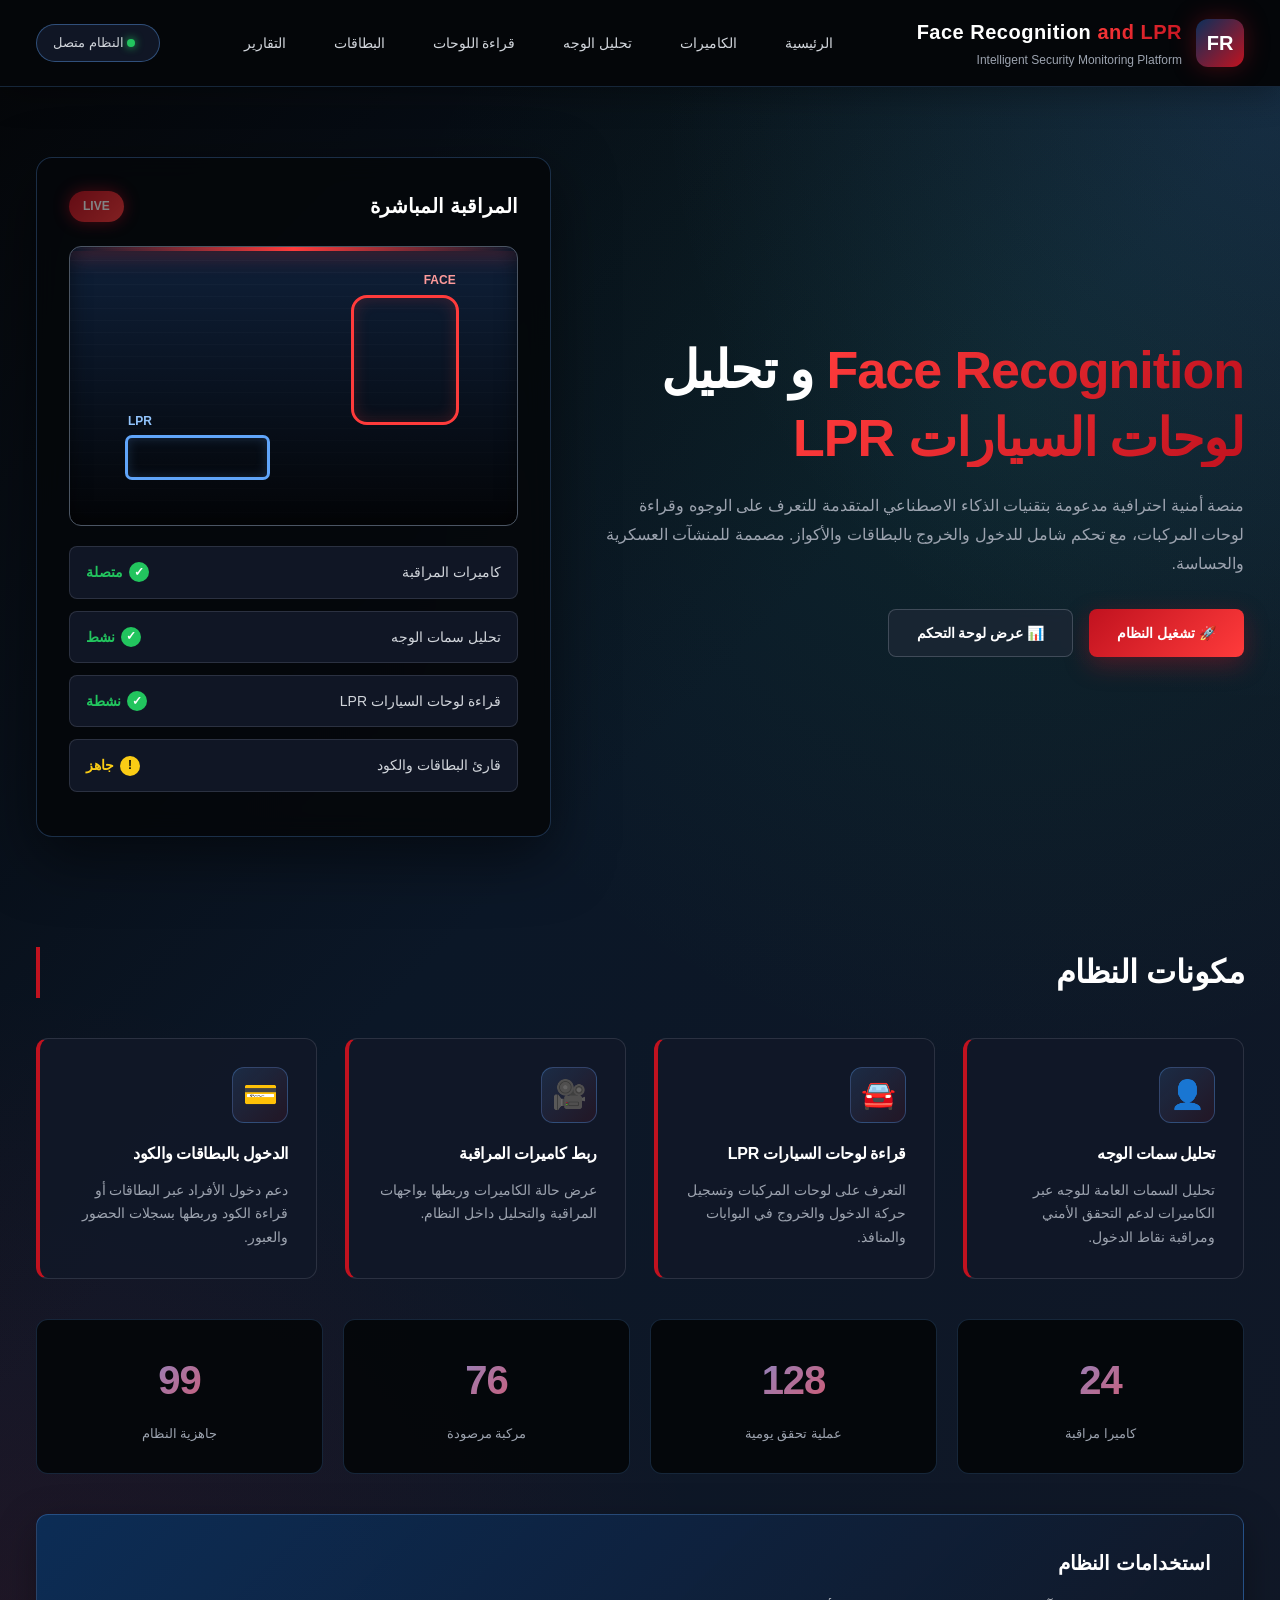
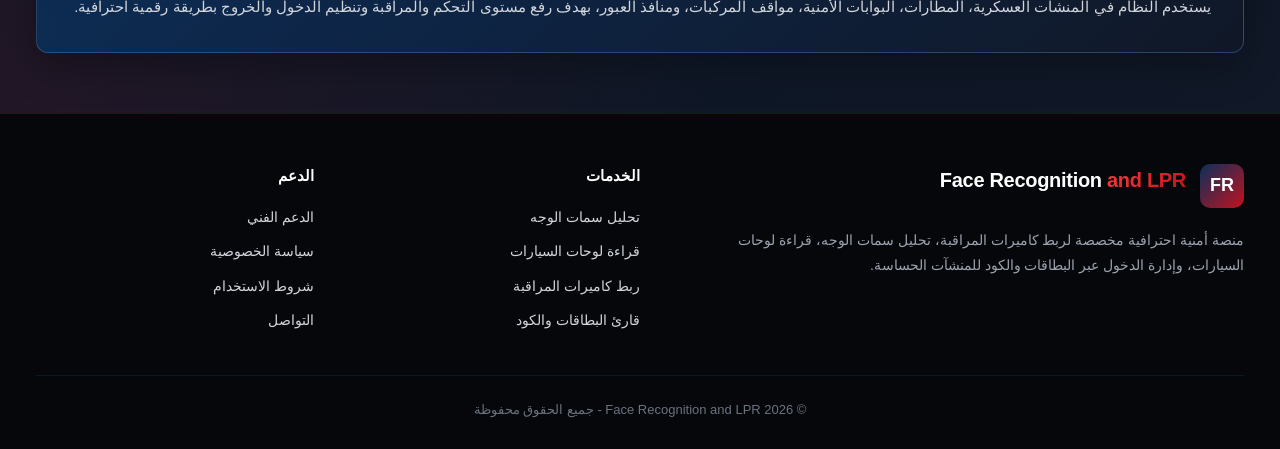
<file: index.html>
<!DOCTYPE html>
<html lang="ar" dir="rtl">
<head>
    <meta charset="UTF-8">
    <title>Face Recognition and LPR</title>
    <meta name="viewport" content="width=device-width, initial-scale=1.0">
    <link rel="stylesheet" href="styles.css">
    <link rel="stylesheet" href="header.css">
    <link rel="stylesheet" href="footer.css">
</head>

<body>

<link rel="stylesheet" href="header.css">

<header class="fr-header">
    <div class="fr-header-container">

        <a href="#" class="brand-box">
            <div class="brand-mark">FR</div>

            <div>
                <div class="brand-title">
                    Face Recognition <span>and LPR</span>
                </div>
                <div class="brand-subtitle">
                    Intelligent Security Monitoring Platform
                </div>
            </div>
        </a>

        <nav class="fr-nav">
            <a href="#">الرئيسية</a>
            <a href="#">الكاميرات</a>
            <a href="#">تحليل الوجه</a>
            <a href="#">قراءة اللوحات</a>
            <a href="#">البطاقات</a>
            <a href="#">التقارير</a>
        </nav>

        <div class="fr-status">
            النظام متصل
        </div>

    </div>
</header>

<div class="dashboard">

    <section class="hero">
            <div>
                <h1><span>Face Recognition</span> و تحليل<br>
                    <span>لوحات السيارات LPR</span>
                </h1>

                <p>
                    منصة أمنية احترافية مدعومة بتقنيات الذكاء الاصطناعي المتقدمة للتعرف على الوجوه وقراءة لوحات المركبات، 
                    مع تحكم شامل للدخول والخروج بالبطاقات والأكواز. مصممة للمنشآت العسكرية والحساسة.
                </p>

                <div class="hero-actions">
                    <a href="#" class="btn btn-red">🚀 تشغيل النظام</a>
                    <a href="#" class="btn btn-gray">📊 عرض لوحة التحكم</a>
                </div>
            </div>

        <div class="control-panel">
            <div class="panel-title">
                <h3>المراقبة المباشرة</h3>
                <span class="live-badge">LIVE</span>
            </div>

            <div class="camera-screen">
                <div class="scan-line"></div>
                <div class="face-box"></div>
                <div class="plate-box"></div>
            </div>

            <div class="system-row">
                <span>كاميرات المراقبة</span>
                <strong class="ok">متصلة</strong>
            </div>

            <div class="system-row">
                <span>تحليل سمات الوجه</span>
                <strong class="ok">نشط</strong>
            </div>

            <div class="system-row">
                <span>قراءة لوحات السيارات LPR</span>
                <strong class="ok">نشطة</strong>
            </div>

            <div class="system-row">
                <span>قارئ البطاقات والكود</span>
                <strong class="warning">جاهز</strong>
            </div>
        </div>
    </section>

    <section class="section">
        <h2 class="section-title">مكونات النظام</h2>

        <div class="cards-grid">
            <div class="feature-card">
                <div class="feature-icon">👤</div>
                <h3>تحليل سمات الوجه</h3>
                <p>
                    تحليل السمات العامة للوجه عبر الكاميرات لدعم التحقق الأمني
                    ومراقبة نقاط الدخول.
                </p>
            </div>

            <div class="feature-card">
                <div class="feature-icon">🚘</div>
                <h3>قراءة لوحات السيارات LPR</h3>
                <p>
                    التعرف على لوحات المركبات وتسجيل حركة الدخول والخروج
                    في البوابات والمنافذ.
                </p>
            </div>

            <div class="feature-card">
                <div class="feature-icon">🎥</div>
                <h3>ربط كاميرات المراقبة</h3>
                <p>
                    عرض حالة الكاميرات وربطها بواجهات المراقبة والتحليل
                    داخل النظام.
                </p>
            </div>

            <div class="feature-card">
                <div class="feature-icon">💳</div>
                <h3>الدخول بالبطاقات والكود</h3>
                <p>
                    دعم دخول الأفراد عبر البطاقات أو قراءة الكود وربطها
                    بسجلات الحضور والعبور.
                </p>
            </div>
        </div>

        <div class="stats">
            <div class="stat-box">
                <div class="stat-number">24</div>
                <div class="stat-label">كاميرا مراقبة</div>
            </div>

            <div class="stat-box">
                <div class="stat-number">128</div>
                <div class="stat-label">عملية تحقق يومية</div>
            </div>

            <div class="stat-box">
                <div class="stat-number">76</div>
                <div class="stat-label">مركبة مرصودة</div>
            </div>

            <div class="stat-box">
                <div class="stat-number">99%</div>
                <div class="stat-label">جاهزية النظام</div>
            </div>
        </div>

        <div class="access-panel">
            <h3>استخدامات النظام</h3>
            <p>
                يستخدم النظام في المنشآت العسكرية، المطارات، البوابات الأمنية،
                مواقف المركبات، ومنافذ العبور، بهدف رفع مستوى التحكم والمراقبة
                وتنظيم الدخول والخروج بطريقة رقمية احترافية.
            </p>
        </div>
    </section>

</div>

<link rel="stylesheet" href="footer.css">

<footer class="fr-footer">
    <div class="fr-footer-container">

        <div>
            <div class="footer-brand">
                <div class="footer-mark">FR</div>

                <div class="fr-footer-logo">
                    Face Recognition <span>and LPR</span>
                </div>
            </div>

            <p>
                منصة أمنية احترافية مخصصة لربط كاميرات المراقبة، تحليل سمات الوجه،
                قراءة لوحات السيارات، وإدارة الدخول عبر البطاقات والكود للمنشآت الحساسة.
            </p>
        </div>

        <div>
            <h4>الخدمات</h4>
            <a href="#">تحليل سمات الوجه</a>
            <a href="#">قراءة لوحات السيارات</a>
            <a href="#">ربط كاميرات المراقبة</a>
            <a href="#">قارئ البطاقات والكود</a>
        </div>

        <div>
            <h4>الدعم</h4>
            <a href="#">الدعم الفني</a>
            <a href="#">سياسة الخصوصية</a>
            <a href="#">شروط الاستخدام</a>
            <a href="#">التواصل</a>
        </div>

    </div>

    <div class="fr-footer-bottom">
        © 2026 Face Recognition and LPR - جميع الحقوق محفوظة
    </div>
</footer>

<style>
    @keyframes ripple {
        to {
            width: 200px;
            height: 200px;
            opacity: 0;
        }
    }
</style>

<script src="script.js"></script>

<script>
    console.log("Face Recognition and LPR dashboard loaded");
</script>

</body>
</html>
</file>
<file: styles.css>
/* ==================== CSS VARIABLES ==================== */
:root {
    --primary-color: #c1121f;
    --primary-light: #ff3b3b;
    --primary-dark: #9f0f1a;
    --bg-dark: #05070a;
    --bg-darker: #0a0d12;
    --bg-card: rgba(17, 24, 39, 0.94);
    --border-color: #374151;
    --text-primary: #ffffff;
    --text-secondary: #d1d5db;
    --text-tertiary: #9ca3af;
    --accent-blue: #60a5fa;
    --accent-green: #22c55e;
    --success: #10b981;
    --warning: #facc15;
    --danger: #c1121f;
}

/* ==================== GLOBAL STYLES ==================== */
* {
    box-sizing: border-box;
    margin: 0;
    padding: 0;
}

body {
    margin: 0;
    font-family: -apple-system, BlinkMacSystemFont, 'Segoe UI', 'Roboto', 'Oxygen', 'Ubuntu', 'Cantarell', sans-serif;
    background: var(--bg-dark);
    color: var(--text-secondary);
    line-height: 1.6;
}

/* ==================== ANIMATIONS ==================== */
@keyframes fadeInDown {
    from {
        opacity: 0;
        transform: translateY(-20px);
    }
    to {
        opacity: 1;
        transform: translateY(0);
    }
}

@keyframes slideInUp {
    from {
        opacity: 0;
        transform: translateY(30px);
    }
    to {
        opacity: 1;
        transform: translateY(0);
    }
}

@keyframes pulse-glow {
    0%, 100% {
        box-shadow: 0 0 16px rgba(193, 18, 31, 0.7);
    }
    50% {
        box-shadow: 0 0 24px rgba(193, 18, 31, 0.9);
    }
}

@keyframes fadeInScale {
    from {
        opacity: 0;
        transform: scale(0.95);
    }
    to {
        opacity: 1;
        transform: scale(1);
    }
}

/* ==================== DASHBOARD ==================== */
.dashboard {
    min-height: 100vh;
    background:
        radial-gradient(circle at top right, rgba(96, 165, 250, 0.12), transparent 30%),
        radial-gradient(circle at bottom left, rgba(193, 18, 31, 0.12), transparent 35%),
        radial-gradient(circle at 80% 20%, rgba(34, 197, 94, 0.08), transparent 40%),
        linear-gradient(135deg, #05070a 0%, #0b1727 45%, #111827 100%);
}

/* ==================== HERO SECTION ==================== */
.hero {
    padding: 70px 36px 50px;
    display: grid;
    grid-template-columns: 1.25fr 1fr;
    gap: 50px;
    align-items: center;
    animation: fadeInDown 0.8s ease-out;
}

.system-badge {
    display: inline-flex;
    align-items: center;
    gap: 8px;
    background: rgba(17, 24, 39, 0.85);
    border: 1px solid rgba(96, 165, 250, 0.35);
    color: #bfdbfe;
    padding: 9px 14px;
    border-radius: 999px;
    font-size: 13px;
    font-weight: 500;
    margin-bottom: 20px;
    transition: all 0.3s;
}

.system-badge:hover {
    border-color: rgba(96, 165, 250, 0.55);
    background: rgba(17, 24, 39, 1);
}

.system-badge::before {
    content: "";
    width: 8px;
    height: 8px;
    background: #22c55e;
    border-radius: 50%;
    box-shadow: 0 0 12px #22c55e;
}

.hero h1 {
    font-size: 52px;
    line-height: 1.3;
    margin: 0 0 20px;
    color: var(--text-primary);
    font-weight: 700;
    letter-spacing: -1px;
}

.hero h1 span {
    background: linear-gradient(135deg, var(--primary-light), var(--primary-color));
    -webkit-background-clip: text;
    -webkit-text-fill-color: transparent;
    background-clip: text;
}

.hero p {
    font-size: 16px;
    line-height: 1.8;
    color: var(--text-tertiary);
    max-width: 700px;
}

.hero-actions {
    margin-top: 30px;
    display: flex;
    gap: 16px;
    flex-wrap: wrap;
}

/* ==================== BUTTONS ==================== */
.btn {
    display: inline-flex;
    align-items: center;
    gap: 8px;
    padding: 12px 28px;
    border-radius: 8px;
    text-decoration: none;
    font-weight: 600;
    font-size: 14px;
    transition: all 0.3s cubic-bezier(0.4, 0, 0.2, 1);
    border: none;
    cursor: pointer;
    position: relative;
    overflow: hidden;
}

.btn::before {
    content: '';
    position: absolute;
    inset: 0;
    background: rgba(255, 255, 255, 0.1);
    transform: translateX(-100%);
    transition: transform 0.3s;
    z-index: 0;
}

.btn > * {
    position: relative;
    z-index: 1;
}

.btn:hover::before {
    transform: translateX(100%);
}

.btn-red {
    background: linear-gradient(135deg, var(--primary-color), var(--primary-light));
    color: white;
    box-shadow: 0 8px 24px rgba(193, 18, 31, 0.35);
}

.btn-red:hover {
    background: linear-gradient(135deg, var(--primary-dark), var(--primary-color));
    transform: translateY(-2px);
    box-shadow: 0 12px 32px rgba(193, 18, 31, 0.45);
}

.btn-red:active {
    transform: translateY(0);
}

.btn-gray {
    background: rgba(31, 41, 55, 0.7);
    color: white;
    border: 1px solid rgba(107, 114, 128, 0.5);
    backdrop-filter: blur(4px);
}

.btn-gray:hover {
    background: rgba(31, 41, 55, 1);
    border-color: var(--border-color);
    transform: translateY(-2px);
    box-shadow: 0 8px 24px rgba(0, 0, 0, 0.3);
}

/* ==================== CONTROL PANEL ==================== */
.control-panel {
    background: rgba(5, 7, 10, 0.9);
    border: 1px solid rgba(96, 165, 250, 0.25);
    border-radius: 16px;
    padding: 32px;
    box-shadow: 0 20px 60px rgba(0, 0, 0, 0.5);
    backdrop-filter: blur(12px);
    animation: slideInUp 0.8s ease-out 0.2s both;
}

.panel-title {
    display: flex;
    justify-content: space-between;
    align-items: center;
    margin-bottom: 24px;
}

.panel-title h3 {
    margin: 0;
    color: var(--text-primary);
    font-size: 20px;
    font-weight: 600;
}

.live-badge {
    background: linear-gradient(135deg, var(--primary-color), var(--primary-light));
    color: white;
    padding: 6px 14px;
    border-radius: 20px;
    font-size: 12px;
    font-weight: 600;
    box-shadow: 0 0 16px rgba(193, 18, 31, 0.7);
    animation: pulse-glow 2s ease-in-out infinite;
}

.camera-screen {
    height: 280px;
    border-radius: 12px;
    background:
        linear-gradient(rgba(11, 47, 91, 0.35), rgba(0, 0, 0, 0.82)),
        repeating-linear-gradient(
            0deg,
            rgba(255, 255, 255, 0.035) 0px,
            rgba(255, 255, 255, 0.035) 1px,
            transparent 1px,
            transparent 12px
        ),
        #111827;
    border: 1px solid #4b5563;
    position: relative;
    overflow: hidden;
    margin-bottom: 20px;
    box-shadow: inset 0 0 20px rgba(0, 0, 0, 0.5);
}

.scan-line {
    position: absolute;
    width: 100%;
    height: 4px;
    background: linear-gradient(90deg, transparent, var(--primary-light), transparent);
    top: 0;
    animation: scan 2.2s linear infinite;
    box-shadow: 0 0 22px var(--primary-light);
}

@keyframes scan {
    from { top: 0; }
    to { top: 100%; }
}

.face-box {
    position: absolute;
    width: 108px;
    height: 130px;
    border: 3px solid var(--primary-light);
    border-radius: 16px;
    top: 48px;
    right: 58px;
    box-shadow: inset 0 0 16px rgba(255, 59, 59, 0.2);
}

.face-box::after {
    content: "FACE";
    position: absolute;
    top: -27px;
    right: 0;
    color: #ff9b9b;
    font-size: 12px;
    font-weight: 600;
}

.plate-box {
    position: absolute;
    width: 145px;
    height: 45px;
    border: 3px solid var(--accent-blue);
    border-radius: 7px;
    bottom: 45px;
    left: 55px;
    box-shadow: inset 0 0 12px rgba(96, 165, 250, 0.2);
}

.plate-box::after {
    content: "LPR";
    position: absolute;
    top: -26px;
    left: 0;
    color: #93c5fd;
    font-size: 12px;
    font-weight: 600;
}

.system-row {
    display: flex;
    justify-content: space-between;
    align-items: center;
    background: rgba(17, 24, 39, 0.95);
    border: 1px solid rgba(107, 114, 128, 0.3);
    padding: 14px 16px;
    border-radius: 8px;
    margin-bottom: 12px;
    font-size: 14px;
    transition: all 0.3s;
}

.system-row:hover {
    background: rgba(17, 24, 39, 1);
    border-color: rgba(96, 165, 250, 0.3);
    padding-left: 18px;
}

.ok {
    color: var(--accent-green);
    font-weight: 600;
    display: flex;
    align-items: center;
    gap: 6px;
}

.ok::before {
    content: '✓';
    display: inline-flex;
    align-items: center;
    justify-content: center;
    width: 20px;
    height: 20px;
    background: var(--accent-green);
    color: white;
    border-radius: 50%;
    font-size: 12px;
    font-weight: bold;
}

.warning {
    color: var(--warning);
    font-weight: 600;
    display: flex;
    align-items: center;
    gap: 6px;
}

.warning::before {
    content: '!';
    display: inline-flex;
    align-items: center;
    justify-content: center;
    width: 20px;
    height: 20px;
    background: var(--warning);
    color: #05070a;
    border-radius: 50%;
    font-size: 12px;
    font-weight: bold;
}

/* ==================== SECTIONS ==================== */
.section {
    padding: 60px 36px;
}

.section-title {
    font-size: 32px;
    color: var(--text-primary);
    margin-bottom: 40px;
    border-left: 4px solid var(--primary-color);
    padding-left: 16px;
    font-weight: 700;
    letter-spacing: -0.5px;
}

.cards-grid {
    display: grid;
    grid-template-columns: repeat(4, 1fr);
    gap: 28px;
    margin-bottom: 40px;
}

.stats {
    display: grid;
    grid-template-columns: repeat(4, 1fr);
    gap: 20px;
    margin-top: 40px;
}

/* ==================== FEATURE CARDS ==================== */
.feature-card {
    background: rgba(17, 24, 39, 0.95);
    border: 1px solid rgba(107, 114, 128, 0.3);
    border-left: 4px solid var(--primary-color);
    border-radius: 12px;
    padding: 28px;
    transition: all 0.4s cubic-bezier(0.4, 0, 0.2, 1);
    min-height: 240px;
    display: flex;
    flex-direction: column;
    position: relative;
    overflow: hidden;
    animation: fadeInScale 0.6s ease-out;
}

.feature-card::before {
    content: '';
    position: absolute;
    inset: 0;
    background: linear-gradient(135deg, rgba(96, 165, 250, 0.05), transparent);
    opacity: 0;
    transition: opacity 0.3s;
    pointer-events: none;
}

.feature-card:hover {
    transform: translateY(-8px);
    border-left-color: var(--accent-blue);
    box-shadow: 0 20px 50px rgba(0, 0, 0, 0.4), 0 0 20px rgba(96, 165, 250, 0.1);
    background: rgba(17, 24, 39, 1);
}

.feature-card:hover::before {
    opacity: 1;
}

.feature-icon {
    width: 56px;
    height: 56px;
    background: linear-gradient(135deg, rgba(96, 165, 250, 0.15), rgba(193, 18, 31, 0.1));
    border: 1px solid rgba(96, 165, 250, 0.3);
    border-radius: 12px;
    display: flex;
    align-items: center;
    justify-content: center;
    margin-bottom: 18px;
    font-size: 28px;
    transition: all 0.3s;
}

.feature-card:hover .feature-icon {
    background: linear-gradient(135deg, rgba(96, 165, 250, 0.25), rgba(193, 18, 31, 0.15));
    border-color: rgba(96, 165, 250, 0.5);
    transform: scale(1.1);
}

.feature-card h3 {
    color: var(--text-primary);
    margin-bottom: 12px;
    font-size: 16px;
    font-weight: 600;
    letter-spacing: -0.3px;
}

.feature-card p {
    color: var(--text-tertiary);
    line-height: 1.7;
    font-size: 14px;
    flex-grow: 1;
}

/* ==================== STAT BOXES ==================== */
.stat-box {
    background: rgba(5, 7, 10, 0.95);
    border: 1px solid rgba(96, 165, 250, 0.2);
    padding: 28px;
    border-radius: 12px;
    text-align: center;
    transition: all 0.3s;
    position: relative;
    overflow: hidden;
    animation: fadeInScale 0.6s ease-out;
}

.stat-box::before {
    content: '';
    position: absolute;
    top: 0;
    left: 0;
    right: 0;
    height: 3px;
    background: linear-gradient(90deg, var(--accent-blue), transparent);
    opacity: 0;
    transition: opacity 0.3s;
}

.stat-box:hover {
    background: rgba(5, 7, 10, 1);
    border-color: rgba(96, 165, 250, 0.4);
    transform: translateY(-4px);
}

.stat-box:hover::before {
    opacity: 1;
}

.stat-number {
    font-size: 40px;
    background: linear-gradient(135deg, var(--accent-blue), var(--primary-light));
    -webkit-background-clip: text;
    -webkit-text-fill-color: transparent;
    background-clip: text;
    font-weight: 700;
    letter-spacing: -1px;
}

.stat-label {
    color: var(--text-tertiary);
    margin-top: 12px;
    font-size: 13px;
    font-weight: 500;
}

/* ==================== ACCESS PANEL ==================== */
.access-panel {
    margin-top: 40px;
    background: linear-gradient(135deg, rgba(11, 47, 91, 0.9), rgba(17, 24, 39, 0.95));
    border: 1px solid rgba(96, 165, 250, 0.3);
    border-radius: 12px;
    padding: 32px;
    box-shadow: 0 12px 40px rgba(0, 0, 0, 0.3);
}

.access-panel h3 {
    margin-top: 0;
    color: var(--text-primary);
    font-size: 20px;
    font-weight: 600;
    margin-bottom: 14px;
}

.access-panel p {
    color: var(--text-secondary);
    line-height: 1.8;
    font-size: 15px;
}

/* ==================== RESPONSIVE DESIGN ==================== */
@media (max-width: 1200px) {
    .cards-grid {
        grid-template-columns: repeat(2, 1fr);
    }
    
    .stats {
        grid-template-columns: repeat(2, 1fr);
    }
}

@media (max-width: 900px) {
    .hero {
        grid-template-columns: 1fr;
        padding: 50px 36px 40px;
        gap: 30px;
    }

    .hero h1 {
        font-size: 42px;
    }
    
    .section-title {
        font-size: 28px;
        padding-left: 12px;
        border-left-width: 3px;
    }
}

@media (max-width: 750px) {
    .hero {
        grid-template-columns: 1fr;
        padding: 40px 24px;
        gap: 30px;
    }

    .cards-grid,
    .stats {
        grid-template-columns: 1fr;
    }

    .hero h1 {
        font-size: 36px;
    }

    .hero p {
        font-size: 15px;
    }
    
    .section-title {
        font-size: 24px;
        padding-left: 12px;
        border-left-width: 3px;
    }
    
    .section {
        padding: 40px 24px;
    }
    
    .control-panel {
        padding: 24px;
    }

    .camera-screen {
        height: 220px;
    }

    .feature-card {
        min-height: 200px;
    }
}

@media (max-width: 480px) {
    .hero {
        padding: 30px 16px;
    }

    .hero h1 {
        font-size: 28px;
    }

    .btn {
        width: 100%;
        justify-content: center;
    }

    .hero-actions {
        flex-direction: column;
        width: 100%;
    }

    .section {
        padding: 30px 16px;
    }

    .stat-number {
        font-size: 32px;
    }
}
</file>
<file: header.css>
.fr-header {
    background: rgba(5, 7, 10, 0.98);
    color: #ffffff;
    padding: 16px 36px;
    border-bottom: 1px solid rgba(96, 165, 250, 0.2);
    font-family: -apple-system, BlinkMacSystemFont, 'Segoe UI', 'Roboto', 'Oxygen', 'Ubuntu', 'Cantarell', sans-serif;
    position: sticky;
    top: 0;
    z-index: 1000;
    backdrop-filter: blur(14px);
    box-shadow: 0 8px 32px rgba(0, 0, 0, 0.3);
    animation: slideDown 0.6s ease-out;
}

@keyframes slideDown {
    from {
        opacity: 0;
        transform: translateY(-20px);
    }
    to {
        opacity: 1;
        transform: translateY(0);
    }
}

.fr-header-container {
    display: flex;
    justify-content: space-between;
    align-items: center;
    gap: 32px;
}

.brand-box {
    display: flex;
    align-items: center;
    gap: 14px;
    text-decoration: none;
    color: white;
    transition: all 0.3s;
    flex-shrink: 0;
}

.brand-box:hover .brand-mark {
    transform: scale(1.05);
    box-shadow: 0 0 28px rgba(193, 18, 31, 0.45);
}

.brand-mark {
    width: 48px;
    height: 48px;
    border-radius: 12px;
    background: linear-gradient(135deg, #0b2f5b, #c1121f);
    display: flex;
    align-items: center;
    justify-content: center;
    font-weight: bold;
    color: white;
    box-shadow: 0 0 24px rgba(193, 18, 31, 0.35);
    transition: all 0.3s;
    font-size: 20px;
}

.brand-title {
    font-size: 20px;
    font-weight: 700;
    letter-spacing: 0.5px;
}

.brand-title span {
    background: linear-gradient(135deg, #ff3b3b, #c1121f);
    -webkit-background-clip: text;
    -webkit-text-fill-color: transparent;
    background-clip: text;
}

.brand-subtitle {
    font-size: 12px;
    color: #9ca3af;
    margin-top: 3px;
    font-weight: 500;
}

.fr-nav {
    display: flex;
    gap: 24px;
    align-items: center;
    flex-grow: 1;
    justify-content: center;
}

.fr-nav a {
    color: #d1d5db;
    text-decoration: none;
    font-size: 14px;
    font-weight: 500;
    transition: all 0.3s;
    position: relative;
    padding: 6px 12px;
    border-radius: 6px;
}

.fr-nav a::after {
    content: '';
    position: absolute;
    bottom: 0;
    left: 0;
    width: 0;
    height: 2px;
    background: linear-gradient(90deg, #60a5fa, #ff3b3b);
    transition: width 0.3s;
}

.fr-nav a:hover {
    color: #60a5fa;
    background: rgba(96, 165, 250, 0.1);
}

.fr-nav a:hover::after {
    width: 100%;
}

.fr-status {
    background: rgba(17, 24, 39, 0.95);
    border: 1px solid rgba(96, 165, 250, 0.4);
    padding: 8px 16px;
    border-radius: 20px;
    font-size: 13px;
    color: #d1d5db;
    white-space: nowrap;
    font-weight: 500;
    transition: all 0.3s;
    flex-shrink: 0;
}

.fr-status:hover {
    background: rgba(17, 24, 39, 1);
    border-color: rgba(96, 165, 250, 0.6);
    box-shadow: 0 0 16px rgba(96, 165, 250, 0.2);
}

.fr-status::before {
    content: "";
    display: inline-block;
    width: 8px;
    height: 8px;
    background: #22c55e;
    border-radius: 50%;
    margin-right: 8px;
    box-shadow: 0 0 8px #22c55e;
    animation: pulse 2s ease-in-out infinite;
}

@keyframes pulse {
    0%, 100% {
        opacity: 1;
    }
    50% {
        opacity: 0.5;
    }
}

@media (max-width: 900px) {
    .fr-header-container {
        flex-direction: column;
        gap: 18px;
    }

    .fr-nav {
        flex-wrap: wrap;
        justify-content: center;
        gap: 16px;
    }

    .brand-box {
        width: 100%;
        justify-content: center;
    }

    .fr-nav a {
        font-size: 13px;
    }

    .fr-status {
        width: 100%;
        justify-content: center;
    }
}

@media (max-width: 600px) {
    .fr-header {
        padding: 12px 20px;
    }

    .fr-header-container {
        gap: 14px;
    }

    .brand-title {
        font-size: 16px;
    }

    .brand-mark {
        width: 40px;
        height: 40px;
        font-size: 16px;
    }

    .brand-subtitle {
        display: none;
    }

    .fr-nav {
        gap: 12px;
    }

    .fr-nav a {
        font-size: 12px;
        padding: 4px 8px;
    }
}
</file>
<file: footer.css>
.fr-footer {
    background: #05070a;
    color: #d1d5db;
    padding: 50px 36px 28px;
    border-top: 1px solid rgba(193, 18, 31, 0.3);
    font-family: -apple-system, BlinkMacSystemFont, 'Segoe UI', 'Roboto', 'Oxygen', 'Ubuntu', 'Cantarell', sans-serif;
}

.fr-footer-container {
    display: grid;
    grid-template-columns: 2fr 1fr 1fr;
    gap: 48px;
    margin-bottom: 32px;
}

.footer-brand {
    display: flex;
    align-items: flex-start;
    gap: 14px;
    margin-bottom: 20px;
}

.footer-mark {
    width: 44px;
    height: 44px;
    border-radius: 10px;
    background: linear-gradient(135deg, #0b2f5b, #c1121f);
    display: flex;
    align-items: center;
    justify-content: center;
    font-weight: bold;
    color: white;
    font-size: 18px;
    flex-shrink: 0;
    transition: all 0.3s;
}

.footer-brand:hover .footer-mark {
    transform: scale(1.08);
    box-shadow: 0 0 24px rgba(193, 18, 31, 0.4);
}

.fr-footer-logo {
    font-size: 20px;
    font-weight: 700;
    color: white;
    letter-spacing: -0.3px;
}

.fr-footer-logo span {
    background: linear-gradient(135deg, #ff3b3b, #c1121f);
    -webkit-background-clip: text;
    -webkit-text-fill-color: transparent;
    background-clip: text;
}

.fr-footer p {
    line-height: 1.8;
    font-size: 14px;
    color: #9ca3af;
    max-width: 620px;
    margin: 0;
}

.fr-footer h4 {
    color: white;
    margin-bottom: 18px;
    font-size: 15px;
    font-weight: 600;
}

.fr-footer a {
    display: block;
    color: #d1d5db;
    text-decoration: none;
    margin-bottom: 12px;
    font-size: 14px;
    transition: all 0.3s;
    position: relative;
    padding-left: 12px;
}

.fr-footer a::before {
    content: '→';
    position: absolute;
    left: 0;
    opacity: 0;
    transition: all 0.3s;
    transform: translateX(-4px);
}

.fr-footer a:hover {
    color: #60a5fa;
    padding-left: 16px;
}

.fr-footer a:hover::before {
    opacity: 1;
    transform: translateX(0);
}

.fr-footer-bottom {
    text-align: center;
    padding-top: 24px;
    border-top: 1px solid rgba(96, 165, 250, 0.1);
    color: #6b7280;
    font-size: 13px;
}

@media (max-width: 800px) {
    .fr-footer-container {
        grid-template-columns: 1fr;
        gap: 32px;
    }

    .fr-footer {
        padding: 40px 24px 24px;
    }

    .footer-brand {
        margin-bottom: 16px;
    }

    .fr-footer p {
        max-width: 100%;
    }
}

@media (max-width: 480px) {
    .fr-footer-container {
        grid-template-columns: 1fr;
        gap: 24px;
    }

    .fr-footer {
        padding: 30px 16px 20px;
    }

    .fr-footer-logo {
        font-size: 16px;
    }

    .fr-footer h4 {
        font-size: 14px;
    }

    .fr-footer a {
        font-size: 13px;
    }
}
</file>
